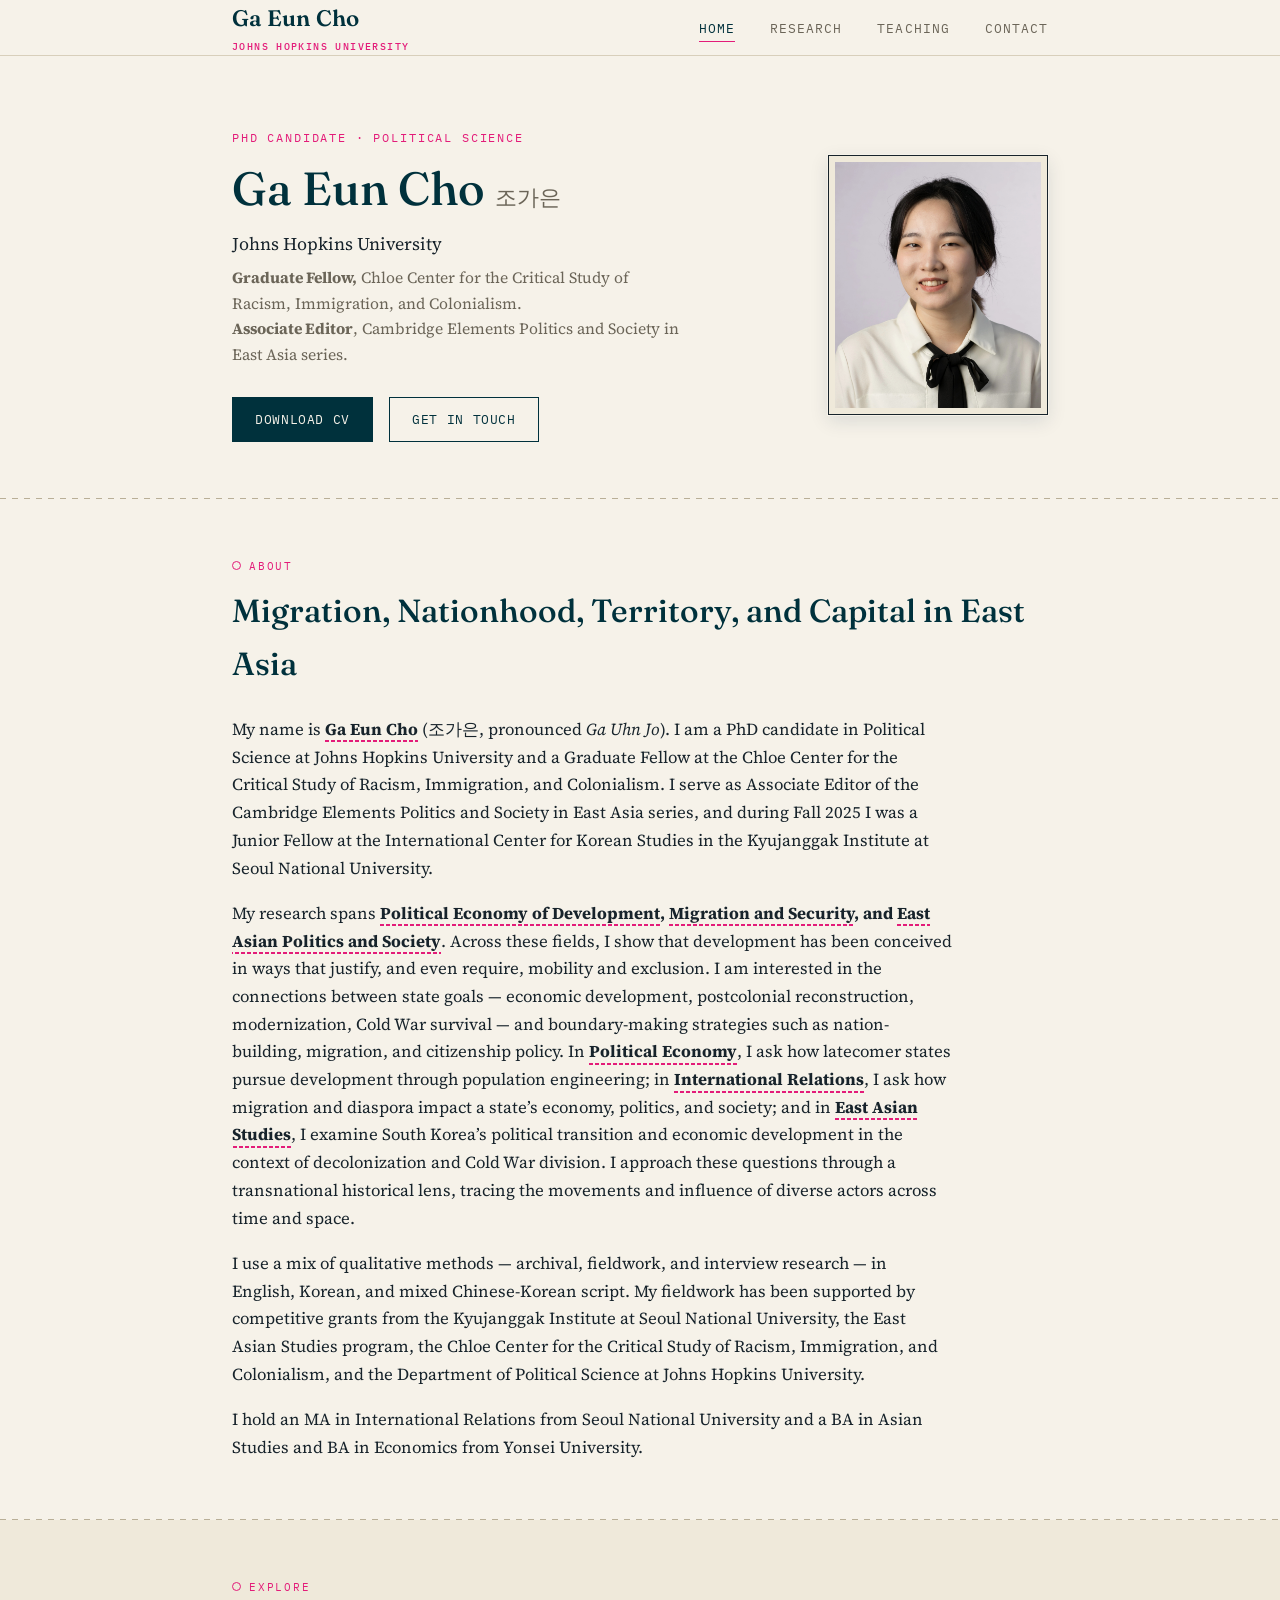
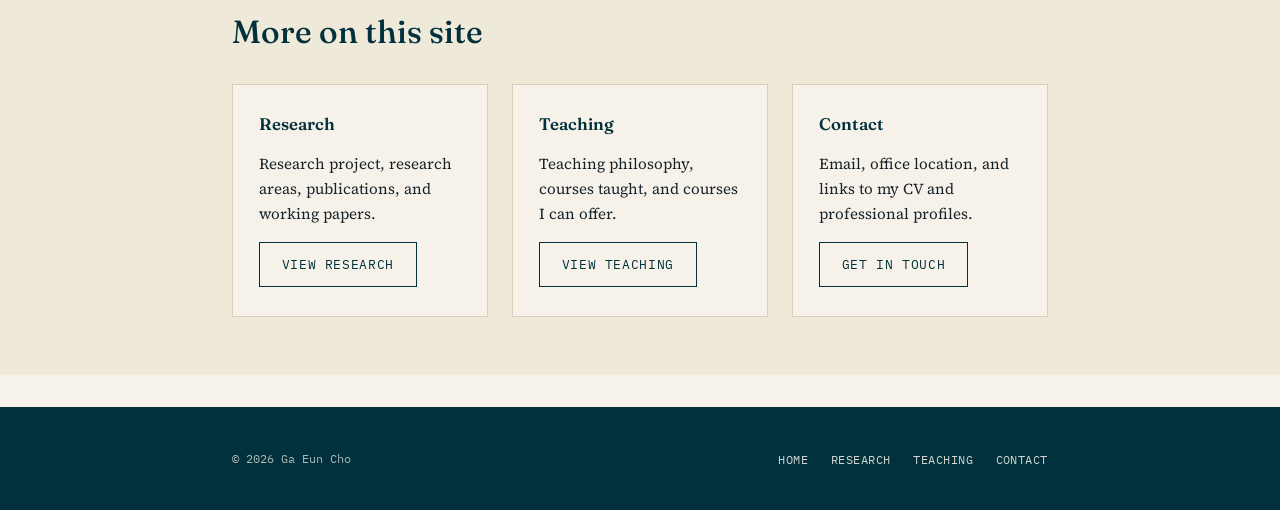
<file: index.html>
<!DOCTYPE html>
<html lang="en">
<head>
    <meta charset="UTF-8">
    <meta name="viewport" content="width=device-width, initial-scale=1.0">
    <title>Ga Eun Cho — Johns Hopkins University</title>
    <meta name="description" content="Ga Eun Cho is a PhD Candidate in Political Science at Johns Hopkins University working on migration, nationalism, and development in East Asia.">
    <meta property="og:title" content="Ga Eun Cho — Political Science, Johns Hopkins University">
    <meta property="og:description" content="PhD Candidate researching the politics of migration, nationalism, and political economy in East Asia.">
    <meta property="og:type" content="website">
    <meta property="og:image" content="Cho-Headshot.jpeg">
    <link rel="preconnect" href="https://fonts.googleapis.com">
    <link rel="preconnect" href="https://fonts.gstatic.com" crossorigin>
    <link href="https://fonts.googleapis.com/css2?family=Fraunces:opsz,wght@9..144,400;9..144,500;9..144,600&family=Source+Serif+4:ital,wght@0,400;0,600;1,400&family=IBM+Plex+Mono:wght@400;500&display=swap" rel="stylesheet">
    <link rel="stylesheet" href="styles.css">
</head>
<body>
    <a class="skip-link" href="#main">Skip to content</a>

    <header>
        <nav class="container">
            <a class="logo" href="index.html">Ga Eun Cho<span>Johns Hopkins University</span></a>
            <ul class="nav-links">
                <li><a href="index.html" aria-current="page">Home</a></li>
                <li><a href="research.html">Research</a></li>
                <li><a href="teaching.html">Teaching</a></li>
                <li><a href="contact.html">Contact</a></li>
            </ul>
            <button class="mobile-menu" aria-label="Toggle navigation menu" aria-expanded="false">
                <span></span><span></span><span></span>
            </button>
        </nav>
    </header>

    <main id="main">
        <div class="hero">
            <div class="container">
                <div>
                    <p class="hero-eyebrow">PhD Candidate · Political Science</p>
                    <h1>Ga Eun Cho <span class="name-native">조가은</span></h1>
                    <p class="role">Johns Hopkins University</p>
                    <p class="affil"><b>Graduate Fellow,</b> Chloe Center for the Critical Study of Racism, Immigration, and Colonialism. <Br><b>Associate Editor</b>, Cambridge Elements Politics and Society in East Asia series.</p>
                    <div class="hero-actions">
                        <a href="CV_ChoGaEun_Web_Sep2026-3.pdf" class="btn" download>Download CV</a>
                        <a href="contact.html" class="btn btn-outline">Get in touch</a>
                    </div>
                </div>
                <div class="id-frame">
                    <div class="id-photo">
                        <img src="Cho-Headshot.jpeg" alt="Portrait of Ga Eun Cho">
                    </div>
                </div>
            </div>
        </div>

        <div class="perforation" aria-hidden="true"></div>

        <section id="about">
            <div class="container">
                <p class="eyebrow">About</p>
                <h2>Migration, Nationhood, Territory, and Capital in East Asia</h2>
                <div class="bio">
                    <p>My name is <b><span class="underline-dash">Ga Eun Cho</b></span> (조가은, pronounced <em>Ga Uhn Jo</em>). I am a PhD candidate in Political Science at Johns Hopkins University and a Graduate Fellow at the Chloe Center for the Critical Study of Racism, Immigration, and Colonialism. I serve as Associate Editor of the Cambridge Elements Politics and Society in East Asia series, and during Fall 2025 I was a Junior Fellow at the International Center for Korean Studies in the Kyujanggak Institute at Seoul National University.</p>
                    <p>My research spans <span class="underline-dash"><b>Political Economy of Development</span>, <span class="underline-dash">Migration and Security</span>, and <span class="underline-dash">East Asian Politics and Society</span></b>. Across these fields, I show that development has been conceived in ways that justify, and even require, mobility and exclusion. I am interested in the connections between state goals — economic development, postcolonial reconstruction, modernization, Cold War survival — and boundary-making strategies such as nation-building, migration, and citizenship policy. In <span class="underline-dash"><b>Political Economy</span></b>, I ask how latecomer states pursue development through population engineering; in <span class="underline-dash"><b>International Relations</span></b>, I ask how migration and diaspora impact a state’s economy, politics, and society; and in <span class="underline-dash"><B>East Asian Studies</span></B>, I examine South Korea’s political transition and economic development in the context of decolonization and Cold War division. I approach these questions through a transnational historical lens, tracing the movements and influence of diverse actors across time and space.</p>
                    <p>I use a mix of qualitative methods — archival, fieldwork, and interview research — in English, Korean, and mixed Chinese-Korean script. My fieldwork has been supported by competitive grants from the Kyujanggak Institute at Seoul National University, the East Asian Studies program, the Chloe Center for the Critical Study of Racism, Immigration, and Colonialism, and the Department of Political Science at Johns Hopkins University.</p>

                    <p>I hold an MA in International Relations from Seoul National University and a BA in Asian Studies and BA in Economics from Yonsei University.</p>
                </div>
            </div>
        </section>

        <div class="perforation" aria-hidden="true"></div>

        <section class="alt" id="highlights">
            <div class="container">
                <p class="eyebrow">Explore</p>
                <h2>More on this site</h2>
                <div class="research-areas">
                    <div class="research-card">
                        <h3>Research</h3>
                        <p>Research project, research areas, publications, and working papers.</p>
                        <p style="margin-top:1rem;"><a class="btn btn-outline" href="research.html">View research</a></p>
                    </div>
                    <div class="research-card">
                        <h3>Teaching</h3>
                        <p>Teaching philosophy, courses taught, and courses I can offer.</p>
                        <p style="margin-top:1rem;"><a class="btn btn-outline" href="teaching.html">View teaching</a></p>
                    </div>
                    <div class="research-card">
                        <h3>Contact</h3>
                        <p>Email, office location, and links to my CV and professional profiles.</p>
                        <p style="margin-top:1rem;"><a class="btn btn-outline" href="contact.html">Get in touch</a></p>
                    </div>
                </div>
            </div>
        </section>
    </main>

    <footer>
        <div class="container">
            <p>&copy; 2026 Ga Eun Cho</p>
            <ul class="footer-links">
                <li><a href="index.html">Home</a></li>
                <li><a href="research.html">Research</a></li>
                <li><a href="teaching.html">Teaching</a></li>
                <li><a href="contact.html">Contact</a></li>
            </ul>
        </div>
    </footer>

    <script src="script.js"></script>
</body>
</html>
</file>
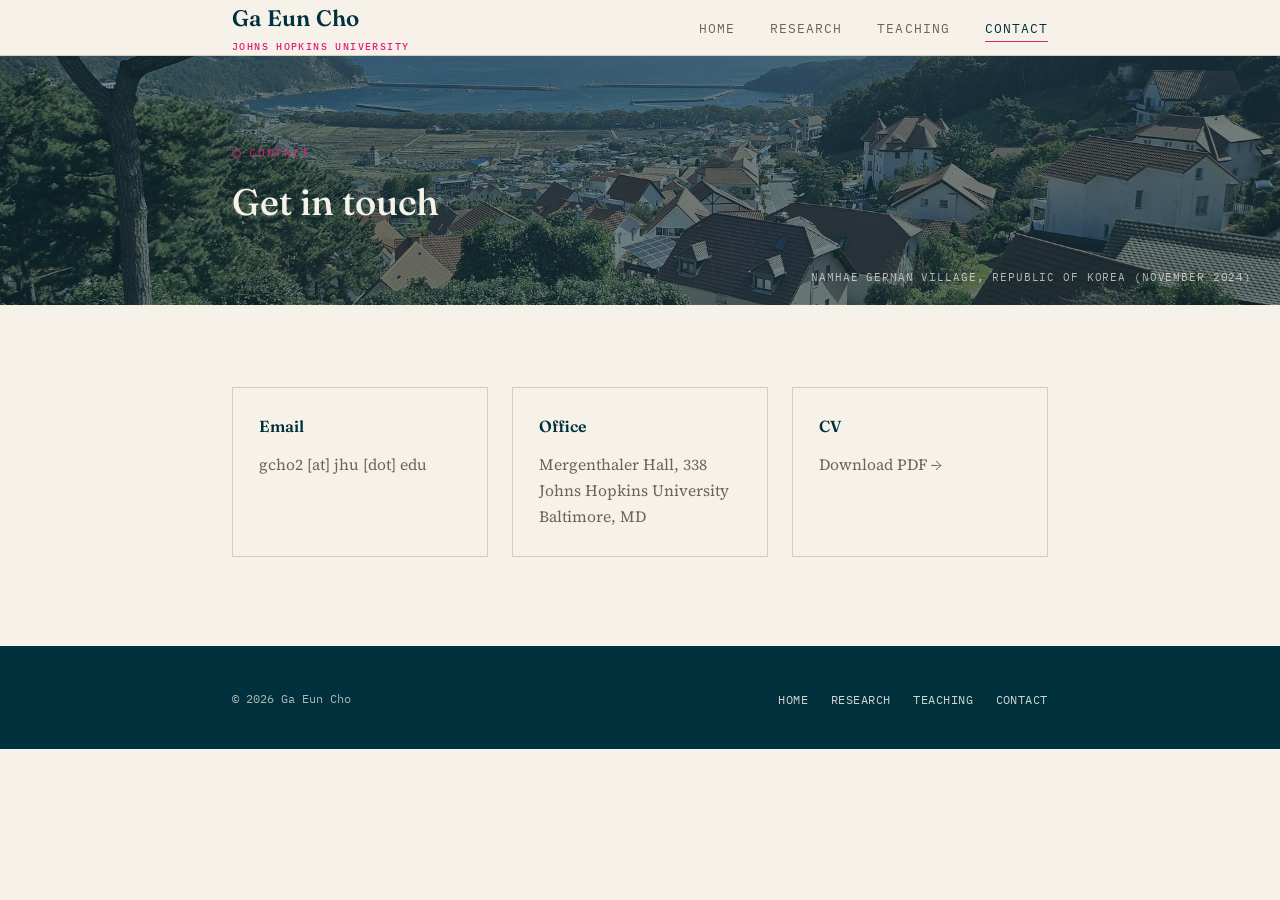
<file: contact.html>
<!DOCTYPE html>
<html lang="en">
<head>
    <meta charset="UTF-8">
    <meta name="viewport" content="width=device-width, initial-scale=1.0">
    <title>Ga Eun Cho — Contact</title>
    <meta name="description" content="Contact information for Ga Eun Cho, PhD Candidate in Political Science at Johns Hopkins University.">
    <link rel="preconnect" href="https://fonts.googleapis.com">
    <link rel="preconnect" href="https://fonts.gstatic.com" crossorigin>
    <link href="https://fonts.googleapis.com/css2?family=Fraunces:opsz,wght@9..144,400;9..144,500;9..144,600&family=Source+Serif+4:ital,wght@0,400;0,600;1,400&family=IBM+Plex+Mono:wght@400;500&display=swap" rel="stylesheet">
    <link rel="stylesheet" href="styles.css">
</head>
<body>
    <a class="skip-link" href="#main">Skip to content</a>

    <header>
        <nav class="container">
            <a class="logo" href="index.html">Ga Eun Cho<span>Johns Hopkins University</span></a>
            <ul class="nav-links">
                <li><a href="index.html">Home</a></li>
                <li><a href="research.html">Research</a></li>
                <li><a href="teaching.html">Teaching</a></li>
                <li><a href="contact.html" aria-current="page">Contact</a></li>
            </ul>
            <button class="mobile-menu" aria-label="Toggle navigation menu" aria-expanded="false">
                <span></span><span></span><span></span>
            </button>
        </nav>
    </header>

    <main id="main">
       <div class="page-header page-header--photo" style="--header-photo: url('namhae-german-village.jpg');">
            <div class="container">
                <p class="eyebrow">Contact</p>
                <h1>Get in touch</h1>
                <p>                </p>
            </div>
           <span class="photo-caption">Namhae German Village, Republic of Korea (November 2024)</span>
        </div>

        <section>
            <div class="container">
                <div class="contact-info">
                    <div class="contact-item">
                        <h3>Email</h3>
                        <p>gcho2 [at] jhu [dot] edu</p>
                    </div>
                    <div class="contact-item">
                        <h3>Office</h3>
                        <p>Mergenthaler Hall, 338<br>Johns Hopkins University<br>Baltimore, MD</p>
                    </div>
                    <div class="contact-item">
                        <h3>CV</h3>
                        <p><a href="CV_ChoGaEun_Web_Sep2026-3.pdf" download>Download PDF &rarr;</a></p>
                    </div>
             <!--      <div class="contact-item">
                    <h3>Profiles</h3>
                    <!-- Placeholders — replace # with your real profile URLs -->
             <!--          <p><a href="#">Google Scholar &rarr;</a></p>
                        <p><a href="#">ORCID &rarr;</a></p>
                    </div> -->
                </div>  
            </div>
        </section>
    </main>

    <footer>
        <div class="container">
            <p>&copy; 2026 Ga Eun Cho</p>
            <ul class="footer-links">
                <li><a href="index.html">Home</a></li>
                <li><a href="research.html">Research</a></li>
                <li><a href="teaching.html">Teaching</a></li>
                <li><a href="contact.html">Contact</a></li>
            </ul>
        </div>
    </footer>

    <script src="script.js"></script>
</body>
</html>
</file>
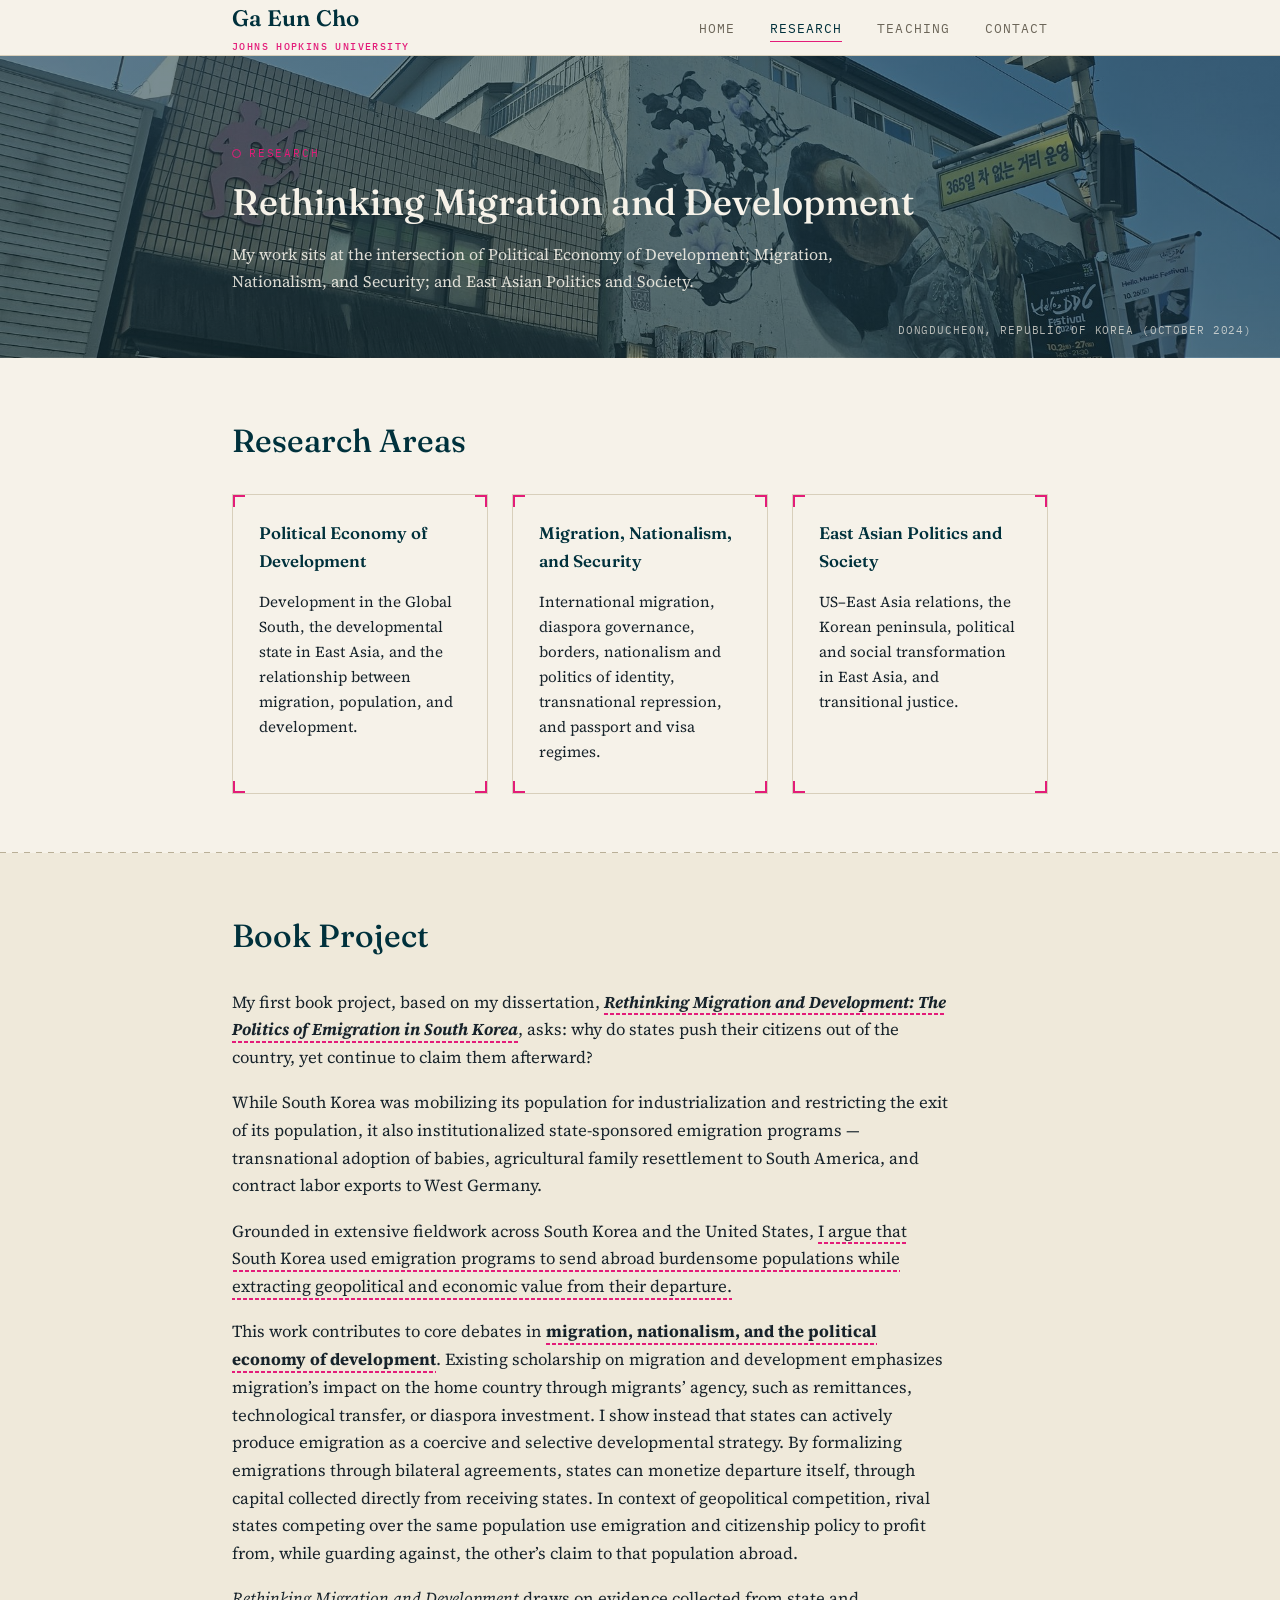
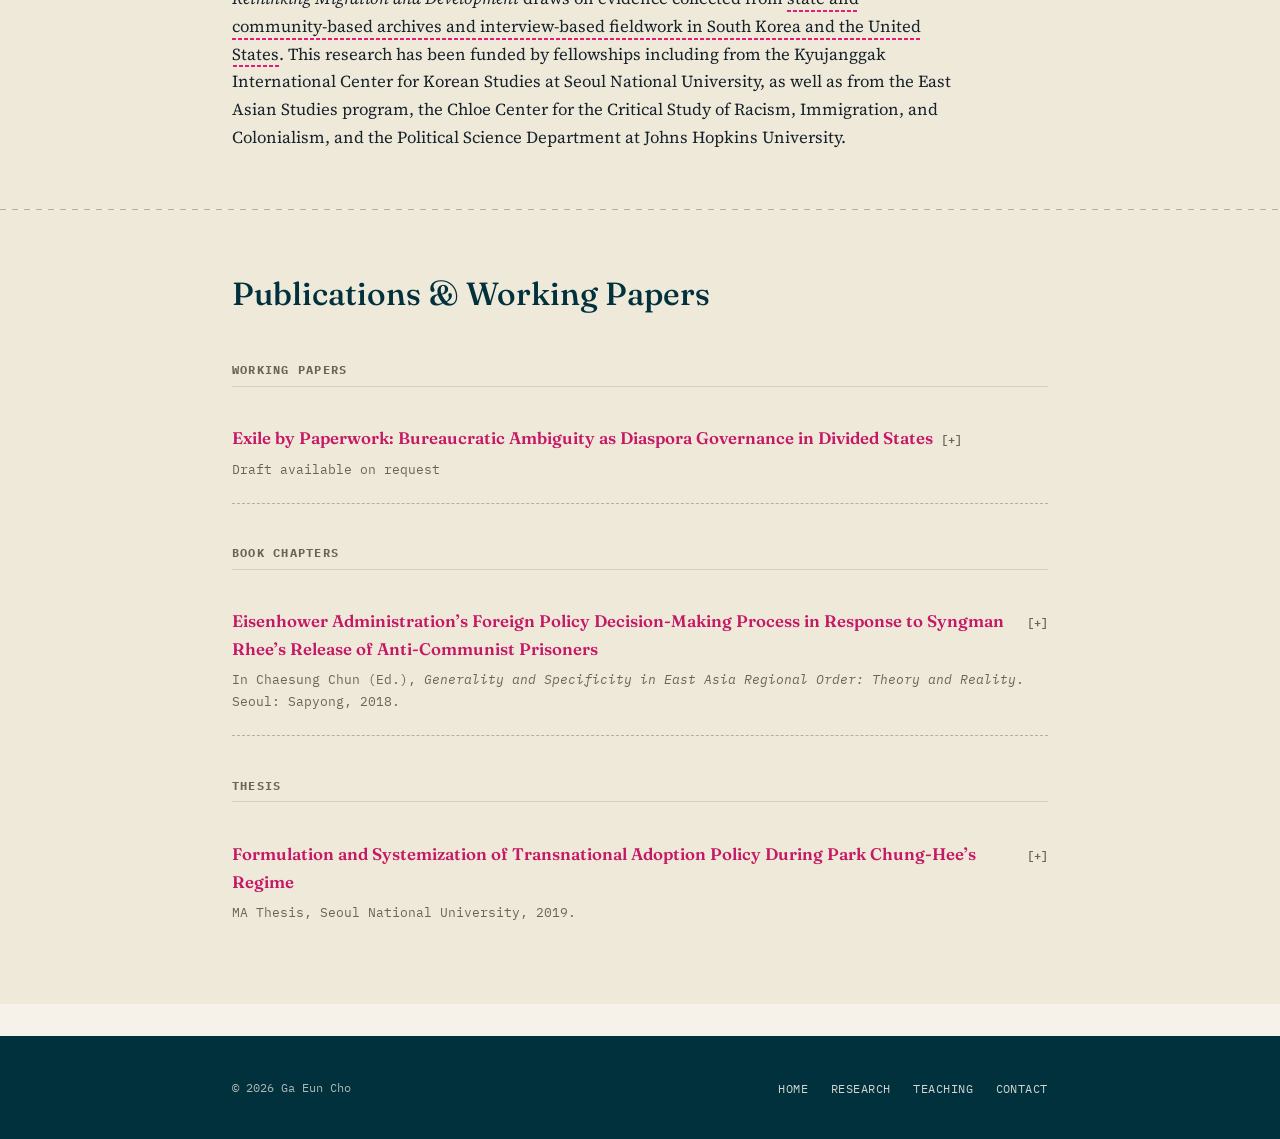
<file: research.html>
<!DOCTYPE html>
<html lang="en">
<head>
    <meta charset="UTF-8">
    <meta name="viewport" content="width=device-width, initial-scale=1.0">
    <title>Ga Eun Cho — Research</title>
    <meta name="description" content="Research areas, publications, and working papers by Ga Eun Cho, PhD Candidate in Political Science at Johns Hopkins University.">
    <link rel="preconnect" href="https://fonts.googleapis.com">
    <link rel="preconnect" href="https://fonts.gstatic.com" crossorigin>
    <link href="https://fonts.googleapis.com/css2?family=Fraunces:opsz,wght@9..144,400;9..144,500;9..144,600&family=Source+Serif+4:ital,wght@0,400;0,600;1,400&family=IBM+Plex+Mono:wght@400;500&display=swap" rel="stylesheet">
    <link rel="stylesheet" href="styles.css">
</head>
<body>
    <a class="skip-link" href="#main">Skip to content</a>

    <header>
        <nav class="container">
            <a class="logo" href="index.html">Ga Eun Cho<span>Johns Hopkins University</span></a>
            <ul class="nav-links">
                <li><a href="index.html">Home</a></li>
                <li><a href="research.html" aria-current="page">Research</a></li>
                <li><a href="teaching.html">Teaching</a></li>
                <li><a href="contact.html">Contact</a></li>
            </ul>
            <button class="mobile-menu" aria-label="Toggle navigation menu" aria-expanded="false">
                <span></span><span></span><span></span>
            </button>
        </nav>
    </header>

    <main id="main">
        <div class="page-header page-header--photo" style="--header-photo: url('dongducheon.jpg');">
    <div class="container">
        <p class="eyebrow">Research</p>
        <h1>Rethinking Migration and Development</h1>
        <p>My work sits at the intersection of Political Economy of Development; Migration, Nationalism, and Security; and East Asian Politics and Society.</p>
    </div>
    <span class="photo-caption">Dongducheon, Republic of Korea (October 2024)</span>
</div>

        <section>
            <div class="container">
                <h2>Research Areas</h2>
                <div class="research-areas">
                    <div class="research-card">
                        <h3>Political Economy of Development</h3>
                        <p>Development in the Global South, the developmental state in East Asia, and the relationship between migration, population, and development.</p>
                    </div>
                    <div class="research-card">
                        <h3>Migration, Nationalism, and Security</h3>
                        <p>International migration, diaspora governance, borders, nationalism and politics of identity, transnational repression, and passport and visa regimes.</p>
                    </div>
                    <div class="research-card">
                        <h3>East Asian Politics and Society</h3>
                        <p>US–East Asia relations, the Korean peninsula, political and social transformation in East Asia, and transitional justice.</p>
                    </div>
                </div>
            </div>
        </section>

        <div class="perforation" aria-hidden="true"></div>
        <section class="alt">
            <div class="container">
                <h2>Book Project</h2>
                <div class="bio">
                    <p>My first book project, based on my dissertation, <span class="underline-dash"><b><i>Rethinking Migration and Development: The Politics of Emigration in South Korea</span></b></i>, asks: why do states push their citizens out of the country, yet continue to claim them afterward?</p> 
                    <p>While South Korea was mobilizing its population for industrialization and restricting the exit of its population, it also institutionalized state-sponsored emigration programs — transnational adoption of babies, agricultural family resettlement to South America, and contract labor exports to West Germany.</p>
                    <p>Grounded in extensive fieldwork across South Korea and the United States, <span class="underline-dash">I argue that South Korea used emigration programs to send abroad burdensome populations while extracting geopolitical and economic value from their departure.</span></p>
 
                    <p>This work contributes to core debates in <span class="underline-dash"><b>migration, nationalism, and the political economy of development</span></b>. Existing scholarship on migration and development emphasizes migration’s impact on the home country through migrants’ agency, such as remittances, technological transfer, or diaspora investment. I show instead that states can actively produce emigration as a coercive and selective developmental strategy. By formalizing emigrations through bilateral agreements, states can monetize departure itself, through capital collected directly from receiving states. In context of geopolitical competition, rival states competing over the same population use emigration and citizenship policy to profit from, while guarding against, the other’s claim to that population abroad.</p>
 
                    <p><i>Rethinking Migration and Development</i> draws on evidence collected from <span class="underline-dash">state and community-based archives and interview-based fieldwork in South Korea and the United States</span>. This research has been funded by fellowships including from the Kyujanggak International Center for Korean Studies at Seoul National University, as well as from the East Asian Studies program, the Chloe Center for the Critical Study of Racism, Immigration, and Colonialism, and the Political Science Department at Johns Hopkins University.</p>
                </div>
            </div>
        </section>

   <div class="perforation" aria-hidden="true"></div>
        
        <section class="alt">
            <div class="container">
                <h2>Publications &amp; Working Papers</h2>

                <h4 class="subhead">Working Papers</h4>
                <div class="publication">
                    <div class="pub-title" id="trigger-abstract1" role="button" tabindex="0" aria-expanded="false" aria-controls="abstract1"
                         onclick="toggleAbstract('abstract1')" onkeydown="if(event.key==='Enter'||event.key===' '){event.preventDefault();toggleAbstract('abstract1');}">
                        Exile by Paperwork: Bureaucratic Ambiguity as Diaspora Governance in Divided States
                        <span class="chevron">[+]</span>
                    </div>
                    <div class="pub-venue">Draft available on request</div>
                    <div id="abstract1" class="abstract" style="display: none;">
                        <strong>Abstract</strong>
How and under what conditions do states claim people as their own while denying them the right to enter, return to, or reside freely in the territory? Scholarship on bureaucratic power explains how states admit migrants while deferring their membership, but not the reverse. I argue that states sustain productive ambiguity about the status of these populations through what I call “exile by paperwork”: the deliberate use of instruments of mobility and belonging to maintain a population’s membership while withholding its territorial access. I make visible three interlocking mechanisms through which it operates: jurisdictional claiming, administrative withholding, and disciplinary suspension. States turn to this strategy when full inclusion and full exclusion of a population are both costly, as in divided states where a rival sovereign claims the same nation. Tracing South Korea’s treatment of four populations it claims, from the 1960s to today, I show that bureaucratic power can decouple membership from the territorial rights it would ordinarily carry, through official discretion rather than changes in the law.                    </div>
                </div>

                <h4 class="subhead">Book Chapters</h4>
                <div class="publication">
                    <div class="pub-title" id="trigger-abstract3" role="button" tabindex="0" aria-expanded="false" aria-controls="abstract3"
                         onclick="toggleAbstract('abstract3')" onkeydown="if(event.key==='Enter'||event.key===' '){event.preventDefault();toggleAbstract('abstract3');}">
                        Eisenhower Administration’s Foreign Policy Decision-Making Process in Response to Syngman Rhee’s Release of Anti-Communist Prisoners
                        <span class="chevron">[+]</span>
                    </div>
                    <div class="pub-venue">In Chaesung Chun (Ed.), <em>Generality and Specificity in East Asia Regional Order: Theory and Reality</em>. Seoul: Sapyong, 2018.</div>
                    <div id="abstract3" class="abstract" style="display: none;">
                        <strong>Abstract</strong>
                        This chapter analyzes why the Eisenhower administration decided to compromise with Syngman Rhee’s brinkmanship strategy of releasing anti-communist prisoners during the Korean War, and agreed to sign the Mutual Defense Treaty Between the United States and Korea. It examines the perceptions of five key decision-makers — President Eisenhower, Secretary of State Dulles, Assistant Secretary of State for Far Eastern Affairs Robertson, US Ambassador to Korea Briggs, and UNC Commander-in-Chief Clark — over the period from the release of anti-communist prisoners on June 19, 1953 to the signing of NSC 154/1 on July 3, 1953, which promised the Mutual Defense Treaty. The chapter concludes that decision-makers’ perceptions of Rhee’s intentions and rationale were integral to the outcome.
                    </div>
                </div>

                <h4 class="subhead">Thesis</h4>
                <div class="publication">
                    <div class="pub-title" id="trigger-abstract4" role="button" tabindex="0" aria-expanded="false" aria-controls="abstract4"
                         onclick="toggleAbstract('abstract4')" onkeydown="if(event.key==='Enter'||event.key===' '){event.preventDefault();toggleAbstract('abstract4');}">
                        Formulation and Systemization of Transnational Adoption Policy During Park Chung-Hee’s Regime
                        <span class="chevron">[+]</span>
                    </div>
                    <div class="pub-venue">MA Thesis, Seoul National University, 2019.</div>
                    <div id="abstract4" class="abstract" style="display: none;">
                        <strong>Abstract</strong>
                        In the aftermath of the Korean War, South Korea aggressively promoted transnational adoption as an alternative to social welfare for children in need. The Park Chung-hee administration established Korea’s transnational adoption policy with the 1961 “Intercountry Adoption Law with Regard to the Orphans,” and continued to send children abroad despite international scrutiny in the 1970s. This study argues that it was under the Park Chung-hee regime that transnational adoption became systemized in Korea, tracing the relationship between the government’s modernization discourse, the collusion of Korean society, international demand for adoption, and the growth of adoption agencies. The government’s modernization discourse — defining progress solely through economic growth — shaped which populations were treated as contributing to that goal and which were not, discriminating against the latter in ways whose effects continue today.
                    </div>
                </div>
            </div>
        </section>
    </main>

    <footer>
        <div class="container">
            <p>&copy; 2026 Ga Eun Cho</p>
            <ul class="footer-links">
                <li><a href="index.html">Home</a></li>
                <li><a href="research.html">Research</a></li>
                <li><a href="teaching.html">Teaching</a></li>
                <li><a href="contact.html">Contact</a></li>
            </ul>
        </div>
    </footer>

    <script src="script.js"></script>
</body>
</html>
</file>
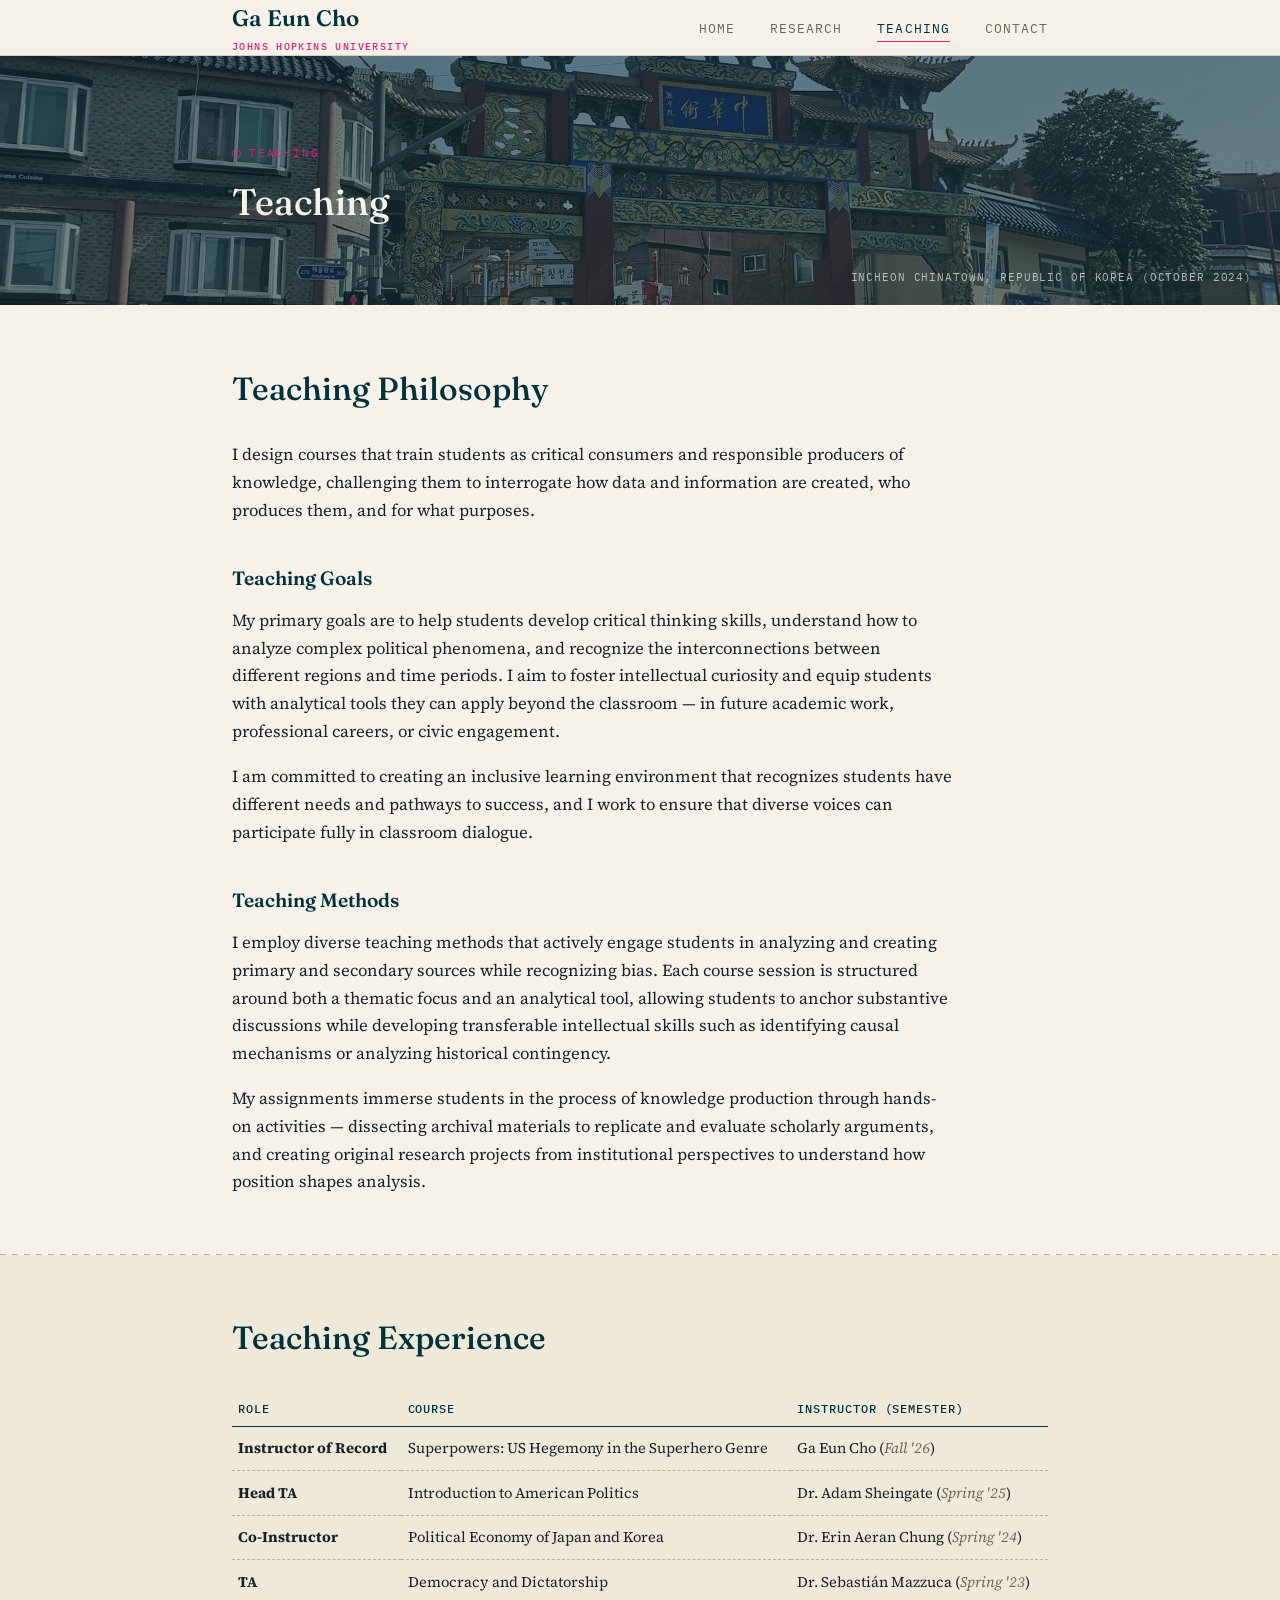
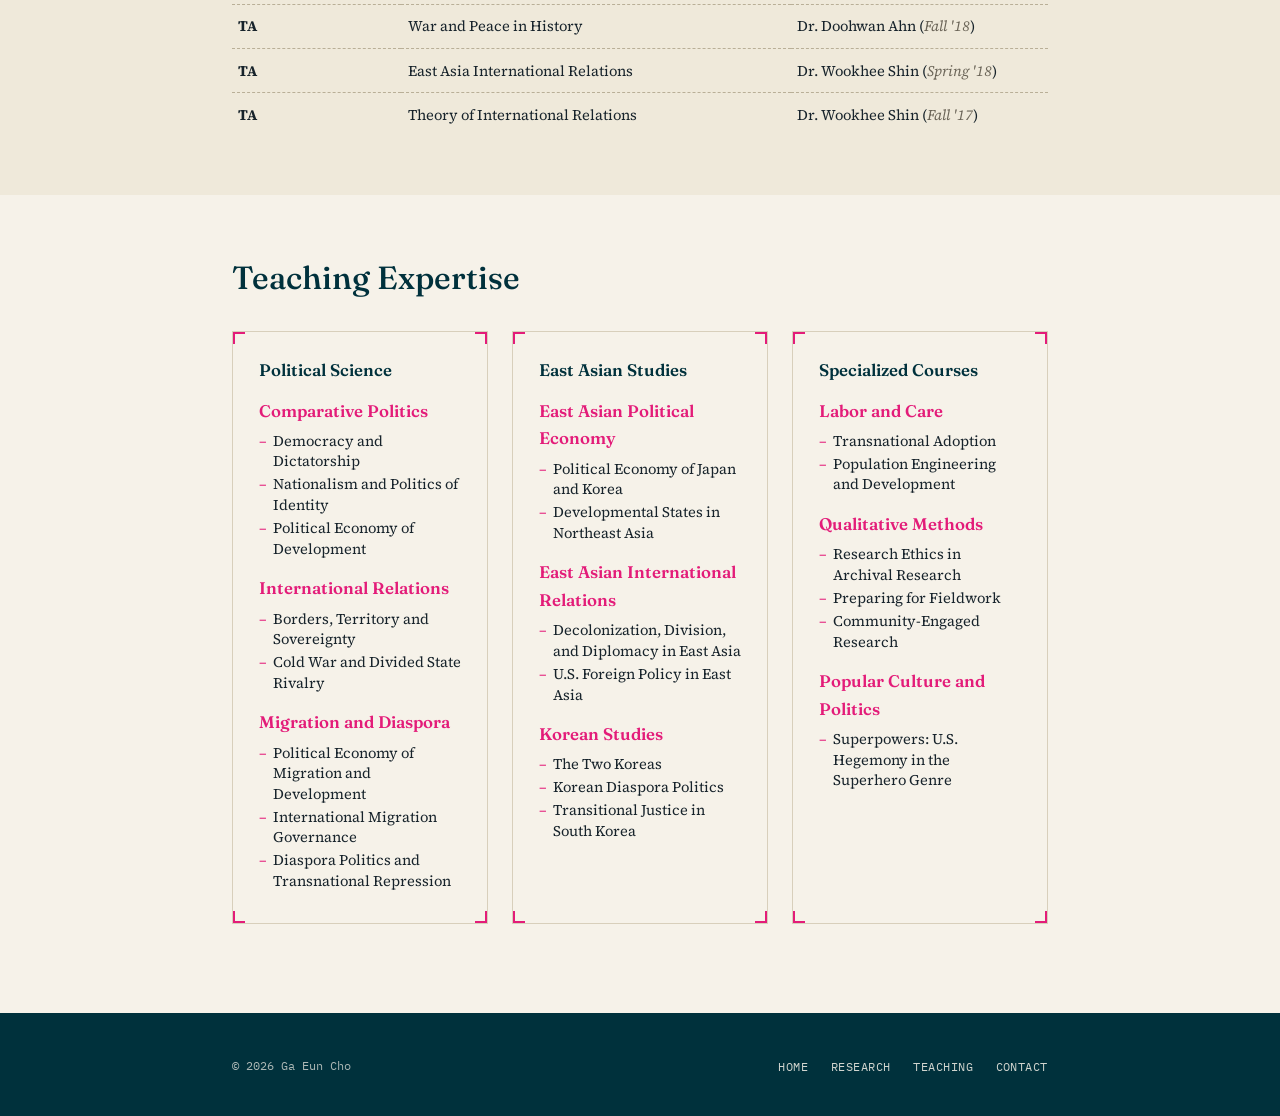
<file: teaching.html>
<!DOCTYPE html>
<html lang="en">
<head>
    <meta charset="UTF-8">
    <meta name="viewport" content="width=device-width, initial-scale=1.0">
    <title>Ga Eun Cho — Teaching</title>
    <meta name="description" content="Teaching philosophy, experience, and courses offered by Ga Eun Cho, PhD Candidate in Political Science at Johns Hopkins University.">
    <link rel="preconnect" href="https://fonts.googleapis.com">
    <link rel="preconnect" href="https://fonts.gstatic.com" crossorigin>
    <link href="https://fonts.googleapis.com/css2?family=Fraunces:opsz,wght@9..144,400;9..144,500;9..144,600&family=Source+Serif+4:ital,wght@0,400;0,600;1,400&family=IBM+Plex+Mono:wght@400;500&display=swap" rel="stylesheet">
    <link rel="stylesheet" href="styles.css">
</head>
<body>
    <a class="skip-link" href="#main">Skip to content</a>

    <header>
        <nav class="container">
            <a class="logo" href="index.html">Ga Eun Cho<span>Johns Hopkins University</span></a>
            <ul class="nav-links">
                <li><a href="index.html">Home</a></li>
                <li><a href="research.html">Research</a></li>
                <li><a href="teaching.html" aria-current="page">Teaching</a></li>
                <li><a href="contact.html">Contact</a></li>
            </ul>
            <button class="mobile-menu" aria-label="Toggle navigation menu" aria-expanded="false">
                <span></span><span></span><span></span>
            </button>
        </nav>
    </header>

    <main id="main">
<div class="page-header page-header--photo" style="--header-photo: url('incheon-chinatown.jpg');">
            <div class="container">
                <p class="eyebrow">Teaching</p>
                <h1>Teaching</h1>
                <p></p>
            </div>
                    <span class="photo-caption">Incheon Chinatown, Republic of Korea (October 2024)</span>
        </div>

        <section>
    <div class="container">
        <h2>Teaching Philosophy</h2>
                <div class="bio">
                    <p>I design courses that train students as critical consumers and responsible producers of knowledge, challenging them to interrogate how data and information are created, who produces them, and for what purposes.</p>
                </div>

                <h3 style="margin-top: 2.4rem;">Teaching Goals</h3>
                <div class="bio">
                    <p>My primary goals are to help students develop critical thinking skills, understand how to analyze complex political phenomena, and recognize the interconnections between different regions and time periods. I aim to foster intellectual curiosity and equip students with analytical tools they can apply beyond the classroom — in future academic work, professional careers, or civic engagement.</p>
                    <p>I am committed to creating an inclusive learning environment that recognizes students have different needs and pathways to success, and I work to ensure that diverse voices can participate fully in classroom dialogue.</p>
                </div>

                <h3 style="margin-top: 2.4rem;">Teaching Methods</h3>
                <div class="bio">
                    <p>I employ diverse teaching methods that actively engage students in analyzing and creating primary and secondary sources while recognizing bias. Each course session is structured around both a thematic focus and an analytical tool, allowing students to anchor substantive discussions while developing transferable intellectual skills such as identifying causal mechanisms or analyzing historical contingency.</p>
                    <p>My assignments immerse students in the process of knowledge production through hands-on activities — dissecting archival materials to replicate and evaluate scholarly arguments, and creating original research projects from institutional perspectives to understand how position shapes analysis.</p>
                </div>
            </div>
        </section>

        <div class="perforation" aria-hidden="true"></div>

        <section class="alt">
            <div class="container">
                <h2>Teaching Experience</h2>
                <table class="teaching-table">
                    <thead>
                        <tr>
                            <th>Role</th>
                            <th>Course</th>
                            <th>Instructor (Semester)</th>
                        </tr>
                    </thead>
                    <tbody>
                         <tr>
                            <td><strong>Instructor of Record</strong></td>
                            <td>Superpowers: US Hegemony in the Superhero Genre</td>
                            <td>Ga Eun Cho (<em>Fall '26</em>)</td>
                        </tr>
                        <tr>
                            <td><strong>Head TA</strong></td>
                            <td>Introduction to American Politics</td>
                            <td>Dr. Adam Sheingate (<em>Spring '25</em>)</td>
                        </tr>
                        <tr>
                            <td><strong>Co-Instructor</strong></td>
                            <td>Political Economy of Japan and Korea</td>
                            <td>Dr. Erin Aeran Chung (<em>Spring '24</em>)</td>
                        </tr>
                        <tr>
                            <td><strong>TA</strong></td>
                            <td>Democracy and Dictatorship</td>
                            <td>Dr. Sebastián Mazzuca (<em>Spring '23</em>)</td>
                        </tr>
                        <tr>
                            <td><strong>TA</strong></td>
                            <td>War and Peace in History</td>
                            <td>Dr. Doohwan Ahn (<em>Fall '18</em>)</td>
                        </tr>
                        <tr>
                            <td><strong>TA</strong></td>
                            <td>East Asia International Relations</td>
                            <td>Dr. Wookhee Shin (<em>Spring '18</em>)</td>
                        </tr>
                        <tr>
                            <td><strong>TA</strong></td>
                            <td>Theory of International Relations</td>
                            <td>Dr. Wookhee Shin (<em>Fall '17</em>)</td>
                        </tr>
                    </tbody>
                </table>
            </div>
        </section>

        <section>
            <div class="container">
                <h2>Teaching Expertise</h2>
                <div class="research-areas">
                    <div class="research-card">
                        <h3>Political Science</h3>
                        <div class="course-group">
                            <span class="course-label">Comparative Politics</span>
                            <ul class="course-list">
                                <li>Democracy and Dictatorship</li>
                                <li>Nationalism and Politics of Identity</li>
                                <li>Political Economy of Development</li>
                            </ul>
                        </div>
                        <div class="course-group">
                            <span class="course-label">International Relations</span>
                            <ul class="course-list">
                                <li>Borders, Territory and Sovereignty</li>
                                <li>Cold War and Divided State Rivalry</li>
                            </ul>
                        </div>
                        <div class="course-group">
                            <span class="course-label">Migration and Diaspora</span>
                            <ul class="course-list">
                                <li>Political Economy of Migration and Development</li>
                                <li>International Migration Governance</li>
                                <li>Diaspora Politics and Transnational Repression</li>
                            </ul>
                        </div>
                    </div>
                    <div class="research-card">
                        <h3>East Asian Studies</h3>
                        <div class="course-group">
                            <span class="course-label">East Asian Political Economy</span>
                            <ul class="course-list">
                                <li>Political Economy of Japan and Korea</li>
                                <li>Developmental States in Northeast Asia</li>
                            </ul>
                        </div>
                        <div class="course-group">
                            <span class="course-label">East Asian International Relations</span>
                            <ul class="course-list">
                                <li>Decolonization, Division, and Diplomacy in East Asia</li>
                                <li>U.S. Foreign Policy in East Asia</li>
                            </ul>
                        </div>
                        <div class="course-group">
                            <span class="course-label">Korean Studies</span>
                            <ul class="course-list">
                                <li>The Two Koreas</li>
                                <li>Korean Diaspora Politics</li>
                                <li>Transitional Justice in South Korea</li>
                            </ul>
                        </div>
                    </div>
                    <div class="research-card">
                        <h3>Specialized Courses</h3>
                        <div class="course-group">
                            <span class="course-label">Labor and Care</span>
                            <ul class="course-list">
                                <li>Transnational Adoption</li>
                                <li>Population Engineering and Development</li>
                            </ul>
                        </div>
                        <div class="course-group">
                            <span class="course-label">Qualitative Methods</span>
                            <ul class="course-list">
                                <li>Research Ethics in Archival Research</li>
                             <li>Preparing for Fieldwork</li>
                                <li>Community-Engaged Research</li>
                            </ul>
                        </div>
                        <div class="course-group">
                            <span class="course-label">Popular Culture and Politics</span>
                            <ul class="course-list">
                                <li>Superpowers: U.S. Hegemony in the Superhero Genre</li>
                            </ul>
                        </div>
                    </div>
                </div>
            </div>
        </section>
    </main>

    <footer>
        <div class="container">
            <p>&copy; 2026 Ga Eun Cho</p>
            <ul class="footer-links">
                <li><a href="index.html">Home</a></li>
                <li><a href="research.html">Research</a></li>
                <li><a href="teaching.html">Teaching</a></li>
                <li><a href="contact.html">Contact</a></li>
            </ul>
        </div>
    </footer>

    <script src="script.js"></script>
</body>
</html>
</file>
<file: styles.css>
/* ============================================================
   Ga Eun Cho — academic site
   Design system: archival paper + bureaucratic stamp motif,
   grounded in the subject matter (migration paperwork, borders,
   diaspora documentation).
   ============================================================ */

:root {
    --paper: #F6F2E9;
    --paper-alt: #EFE9DA;
    --ink: #17232B;
    --navy: #00313C;
    --clay: #E31C79;
    --clay-dark: #C51865;
    --muted: #6B6558;
    --line: #D8CFBB;
    --line-strong: #B9AF97;
    --max: 880px;

    --font-display: "Fraunces", "Iowan Old Style", Georgia, serif;
    --font-body: "Source Serif 4", Georgia, serif;
    --font-mono: "IBM Plex Mono", "Courier New", monospace;
}

* { margin: 0; padding: 0; box-sizing: border-box; }

html { scroll-behavior: smooth; }

body {
    font-family: var(--font-body);
    line-height: 1.65;
    color: var(--ink);
    background: var(--paper);
}

.container {
    max-width: var(--max);
    margin: 0 auto;
    padding: 0 32px;
}

a { color: inherit; }

img { max-width: 100%; display: block; }

/* -------------------- Skip link -------------------- */
.skip-link {
    position: absolute;
    left: -999px;
    top: 0;
    background: var(--navy);
    color: var(--paper);
    padding: 0.75rem 1.25rem;
    z-index: 1000;
    font-family: var(--font-mono);
    font-size: 0.85rem;
}
.skip-link:focus { left: 0; }

/* -------------------- Focus visibility -------------------- */
a:focus-visible,
button:focus-visible {
    outline: 2px solid var(--clay);
    outline-offset: 3px;
}

/* -------------------- Header / nav -------------------- */
header {
    background: var(--paper);
    border-bottom: 1px solid var(--line);
    position: sticky;
    top: 0;
    z-index: 100;
}

nav {
    display: flex;
    justify-content: space-between;
    align-items: center;
    padding: 1.1rem 0;
}

.logo {
    font-family: var(--font-display);
    font-size: 1.4rem;
    font-weight: 600;
    color: var(--navy);
    text-decoration: none;
    letter-spacing: 0.01em;
}

.logo span {
    display: block;
    font-family: var(--font-mono);
    font-size: 0.62rem;
    letter-spacing: 0.14em;
    text-transform: uppercase;
    color: var(--clay);
    font-weight: 500;
    margin-top: 2px;
}

.nav-links {
    display: flex;
    list-style: none;
    gap: 2.2rem;
    align-items: center;
}

.nav-links a {
    text-decoration: none;
    color: var(--muted);
    font-family: var(--font-mono);
    font-size: 0.8rem;
    letter-spacing: 0.08em;
    text-transform: uppercase;
    padding-bottom: 4px;
    border-bottom: 1px solid transparent;
    transition: color 0.2s ease, border-color 0.2s ease;
}

.nav-links a:hover { color: var(--clay); }

.nav-links a[aria-current="page"] {
    color: var(--navy);
    border-bottom: 1px solid var(--clay);
}

.mobile-menu {
    display: none;
    flex-direction: column;
    justify-content: center;
    gap: 5px;
    cursor: pointer;
    background: none;
    border: none;
    padding: 6px;
}

.mobile-menu span {
    display: block;
    height: 2px;
    width: 24px;
    background: var(--navy);
    transition: 0.25s;
}

.mobile-menu[aria-expanded="true"] span:nth-child(1) { transform: translateY(7px) rotate(45deg); }
.mobile-menu[aria-expanded="true"] span:nth-child(2) { opacity: 0; }
.mobile-menu[aria-expanded="true"] span:nth-child(3) { transform: translateY(-7px) rotate(-45deg); }

/* -------------------- Hero (home page) -------------------- */
.hero {
    padding: 4.5rem 0 3.5rem;
}

.hero .container {
    display: grid;
    grid-template-columns: 1.3fr 0.9fr;
    gap: 3rem;
    align-items: center;
}

.hero-eyebrow {
    font-family: var(--font-mono);
    font-size: 0.72rem;
    letter-spacing: 0.16em;
    text-transform: uppercase;
    color: var(--clay);
    margin-bottom: 1rem;
}

.hero h1 {
    font-family: var(--font-display);
    font-size: 2.9rem;
    font-weight: 500;
    color: var(--navy);
    line-height: 1.1;
    margin-bottom: 0.9rem;
}

.hero .name-native {
    font-size: 1.4rem;
    color: var(--muted);
    font-weight: 400;
    white-space: nowrap;
}

.hero p.role {
    font-size: 1.12rem;
    color: var(--ink);
    max-width: 520px;
    margin-bottom: 0.4rem;
}

.hero p.affil {
    font-size: 0.98rem;
    color: var(--muted);
    max-width: 520px;
    margin-bottom: 1.8rem;
}

.hero-actions {
    display: flex;
    gap: 1rem;
    flex-wrap: wrap;
}

/* Passport-photo styled portrait: the design's signature element,
   a nod to the paperwork/identification themes in the research. */
.id-frame {
    position: relative;
    justify-self: end;
    width: 220px;
}

.id-photo {
    width: 220px;
    height: 260px;
    background: var(--paper-alt);
    border: 1px solid var(--ink);
    padding: 6px;
    box-shadow: 0 0 0 1px var(--paper), 0 6px 18px rgba(15,44,62,0.12);
}

.id-photo img {
    width: 100%;
    height: 100%;
    object-fit: cover;
    filter: grayscale(12%) contrast(1.02);
}

.id-caption {
    font-family: var(--font-mono);
    font-size: 0.62rem;
    letter-spacing: 0.06em;
    text-transform: uppercase;
    color: var(--muted);
    text-align: center;
    margin-top: 0.5rem;
}

/* stamp badge overlapping the photo corner */
.stamp {
    position: absolute;
    top: -18px;
    right: -22px;
    width: 76px;
    height: 76px;
    border-radius: 50%;
    border: 1.5px dashed var(--clay);
    display: flex;
    align-items: center;
    justify-content: center;
    text-align: center;
    transform: rotate(-11deg);
    background: var(--paper);
}

.stamp-inner {
    font-family: var(--font-mono);
    font-size: 0.56rem;
    line-height: 1.25;
    letter-spacing: 0.05em;
    text-transform: uppercase;
    color: var(--clay-dark);
}

/* -------------------- Perforated divider -------------------- */
.perforation {
    height: 1px;
    background-image: repeating-linear-gradient(to right, var(--line-strong) 0 6px, transparent 6px 12px);
    margin: 0;
}

/* -------------------- Sections -------------------- */
main { display: block; }

section {
    padding: 3.6rem 0;
}

section.alt { background: var(--paper-alt); }

.page-header {
    padding: 2.6rem 0 1.6rem;
}

.page-header h1 {
    font-family: var(--font-display);
    font-size: 2.3rem;
    color: var(--navy);
    font-weight: 500;
}

.page-header p {
    color: var(--muted);
    margin-top: 0.5rem;
    max-width: 640px;
}

/* Photo-banner variant: fieldwork photos behind the page-header text,
   used on Research, Teaching, and Contact. */
.page-header--photo {
    position: relative;
    padding: 5rem 0 4rem;
    overflow: hidden;
}

.page-header--photo::before {
    content: "";
    position: absolute;
    inset: 0;
    background-image: linear-gradient(rgba(0,49,60,0.55), rgba(0,49,60,0.55)), var(--header-photo);
    background-size: cover;
    background-position: center;
    filter: grayscale(30%);
    z-index: 0;
}

.page-header--photo .container {
    position: relative;
    z-index: 1;
}

.page-header--photo .eyebrow { color: var(--clay); }
.page-header--photo .eyebrow::before { border-color: var(--clay); }
.page-header--photo h1 { color: var(--paper); }
.page-header--photo p { color: rgba(246,242,233,0.88); }

.page-header--photo .photo-caption {
    position: absolute;
    right: 28px;
    bottom: 18px;
    z-index: 1;
    font-family: var(--font-mono);
    font-size: 0.68rem;
    letter-spacing: 0.08em;
    text-transform: uppercase;
    color: rgba(246,242,233,0.7);
}

/* end of header images, other stuff */

.underline-dash {
    text-decoration: none;
    background-image: repeating-linear-gradient(
        to right,
        var(--clay) 0,
        var(--clay) 4px,
        transparent 4px,
        transparent 6px
    );
    background-position: 0 100%;
    background-size: 100% 2px;
    background-repeat: repeat-x;
    padding-bottom: 1.5px;
}

.eyebrow {
    font-family: var(--font-mono);
    font-size: 0.7rem;
    letter-spacing: 0.16em;
    text-transform: uppercase;
    color: var(--clay);
    display: flex;
    align-items: center;
    gap: 0.5rem;
    margin-bottom: 0.6rem;
}

.eyebrow::before {
    content: "";
    display: inline-block;
    width: 7px;
    height: 7px;
    border-radius: 50%;
    border: 1.5px solid var(--clay);
}

h2 {
    font-family: var(--font-display);
    font-size: 2rem;
    font-weight: 500;
    color: var(--navy);
    margin-bottom: 1.6rem;
}

h3 {
    font-family: var(--font-display);
    color: var(--navy);
    margin-bottom: 0.8rem;
    font-size: 1.2rem;
    font-weight: 600;
}

h4.subhead {
    font-family: var(--font-mono);
    font-size: 0.78rem;
    letter-spacing: 0.1em;
    text-transform: uppercase;
    color: var(--muted);
    margin: 2.4rem 0 1rem;
    padding-bottom: 0.4rem;
    border-bottom: 1px solid var(--line);
}

.bio {
    font-size: 1.05rem;
    max-width: 720px;
}

.bio p + p { margin-top: 1.1rem; }

/* -------------------- Cards -------------------- */
.research-areas {
    display: grid;
    grid-template-columns: repeat(auto-fit, minmax(240px, 1fr));
    gap: 1.5rem;
    margin-top: 1.5rem;
}

.research-card {
    padding: 1.6rem 1.6rem 1.8rem;
    background: var(--paper);
    border: 1px solid var(--line);
    position: relative;
}

section.alt .research-card { background: var(--paper); }

/* Corner brackets — a quiet nod to customs-stamp and ID-photo corner
   marks, kept abstract rather than a literal stamp shape. */
.research-card,
.contact-item {
    background-image:
        linear-gradient(to right, var(--clay) 2px, transparent 2px),
        linear-gradient(to bottom, var(--clay) 2px, transparent 2px),
        linear-gradient(to left, var(--clay) 2px, transparent 2px),
        linear-gradient(to bottom, var(--clay) 2px, transparent 2px),
        linear-gradient(to left, var(--clay) 2px, transparent 2px),
        linear-gradient(to top, var(--clay) 2px, transparent 2px),
        linear-gradient(to right, var(--clay) 2px, transparent 2px),
        linear-gradient(to top, var(--clay) 2px, transparent 2px);
    background-repeat: no-repeat;
    background-size: 12px 12px;
    background-position:
        top left, top left,
        top right, top right,
        bottom right, bottom right,
        bottom left, bottom left;
}

.research-card h3 { font-size: 1.05rem; }

.research-card p { color: var(--ink); font-size: 0.95rem; }

.course-group { margin-bottom: 1rem; }
.course-group:last-child { margin-bottom: 0; }

.course-label {
    font-family: var(--font-display);
    font-size: 1.05rem;
    font-weight: 600;
    color: var(--clay);
    display: block;
    margin-bottom: 0.35rem;
}

.course-list {
    list-style: none;
    padding-left: 0;
}

.course-list li {
    color: var(--ink);
    font-size: 0.92rem;
    line-height: 1.4;
    padding-left: 0.9rem;
    position: relative;
    margin-bottom: 0.15rem;
}

.course-list li::before {
    content: "–";
    position: absolute;
    left: 0;
    color: var(--clay);
}

/* -------------------- Publications -------------------- */
.publication {
    padding: 1.4rem 0;
    border-bottom: 1px dashed var(--line-strong);
}

.publication:last-child { border-bottom: none; }

.pub-title {
    cursor: pointer;
    color: var(--clay-dark);
    font-family: var(--font-display);
    font-weight: 600;
    font-size: 1.05rem;
    display: flex;
    align-items: baseline;
    gap: 0.5rem;
}

.pub-title:hover { color: var(--clay); }

.pub-title .chevron {
    font-family: var(--font-mono);
    font-size: 0.75rem;
    color: var(--muted);
}

.pub-authors { color: var(--muted); margin-top: 0.35rem; }

.pub-venue {
    font-family: var(--font-mono);
    font-size: 0.82rem;
    color: var(--muted);
    margin-top: 0.35rem;
}

.abstract {
    margin-top: 1rem;
    padding: 1rem 1.2rem;
    background: var(--paper-alt);
    border-left: 2px solid var(--clay);
    font-size: 0.96rem;
}

.abstract strong {
    font-family: var(--font-mono);
    font-size: 0.72rem;
    letter-spacing: 0.08em;
    text-transform: uppercase;
    color: var(--clay-dark);
    display: block;
    margin-bottom: 0.5rem;
}

/* -------------------- Buttons -------------------- */
.btn {
    display: inline-flex;
    align-items: center;
    gap: 0.5rem;
    padding: 11px 22px;
    background: var(--navy);
    color: var(--paper);
    text-decoration: none;
    font-family: var(--font-mono);
    font-size: 0.8rem;
    letter-spacing: 0.05em;
    text-transform: uppercase;
    border: 1px solid var(--navy);
    transition: background 0.2s ease, color 0.2s ease;
}

.btn:hover { background: var(--paper); color: var(--navy); }

.btn.btn-outline {
    background: transparent;
    color: var(--navy);
}

.btn.btn-outline:hover { background: var(--navy); color: var(--paper); }

/* -------------------- Teaching -------------------- */
table.teaching-table {
    width: 100%;
    border-collapse: collapse;
    margin-top: 1rem;
    font-size: 0.92rem;
}

table.teaching-table thead tr {
    border-bottom: 1px solid var(--navy);
}

table.teaching-table th {
    text-align: left;
    padding: 0.5rem 0.4rem;
    color: var(--navy);
    font-family: var(--font-mono);
    font-size: 0.72rem;
    letter-spacing: 0.08em;
    text-transform: uppercase;
    font-weight: 500;
}

table.teaching-table td {
    padding: 0.6rem 0.4rem;
}

table.teaching-table tbody tr { border-bottom: 1px dashed var(--line-strong); }
table.teaching-table tbody tr:last-child { border-bottom: none; }

table.teaching-table td em { color: var(--muted); }

/* -------------------- Contact -------------------- */
.contact-info {
    display: grid;
    grid-template-columns: repeat(auto-fit, minmax(220px, 1fr));
    gap: 1.5rem;
    margin-top: 1.5rem;
}

.contact-item {
    padding: 1.6rem;
    background: var(--paper);
    border: 1px solid var(--line);
}

.contact-item h3 { font-size: 1rem; }

.contact-item p, .contact-item a {
    color: var(--muted);
    text-decoration: none;
    font-size: 0.98rem;
}

.contact-item a:hover { color: var(--clay); }

/* -------------------- Footer -------------------- */
footer {
    background: var(--navy);
    color: var(--paper);
    padding: 2.4rem 0;
    margin-top: 2rem;
}

footer .container {
    display: flex;
    justify-content: space-between;
    align-items: center;
    flex-wrap: wrap;
    gap: 1rem;
}

footer p {
    font-family: var(--font-mono);
    font-size: 0.78rem;
    color: rgba(246,242,233,0.7);
}

.footer-links {
    display: flex;
    gap: 1.4rem;
    list-style: none;
}

.footer-links a {
    text-decoration: none;
    color: rgba(246,242,233,0.85);
    font-family: var(--font-mono);
    font-size: 0.78rem;
    letter-spacing: 0.04em;
    text-transform: uppercase;
}

.footer-links a:hover { color: var(--clay); }

/* -------------------- Responsive -------------------- */
@media (max-width: 780px) {
    .hero .container {
        grid-template-columns: 1fr;
    }
    .id-frame { justify-self: start; }
    .hero h1 { font-size: 2.2rem; }
}

@media (max-width: 700px) {
    .container { padding: 0 32px; }

    .research-card { padding: 1.4rem 1.3rem 1.5rem; }
   .photo-caption { display: none; }
    .nav-links {
        display: none;
        position: absolute;
        top: 100%;
        left: 0;
        right: 0;
        background: var(--paper);
        border-bottom: 1px solid var(--line);
        flex-direction: column;
        align-items: flex-start;
        padding: 1rem 24px 1.5rem;
        gap: 1.1rem;
    }

    .nav-links.open { display: flex; }

    .mobile-menu { display: flex; }

    section { padding: 2.4rem 0; }

    .page-header--photo { padding: 3.5rem 0 2.8rem; }
   
    h2 { font-size: 1.6rem; }

    footer .container { flex-direction: column; align-items: flex-start; }
}

@media (prefers-reduced-motion: reduce) {
    * { transition: none !important; scroll-behavior: auto !important; }
}
</file>
